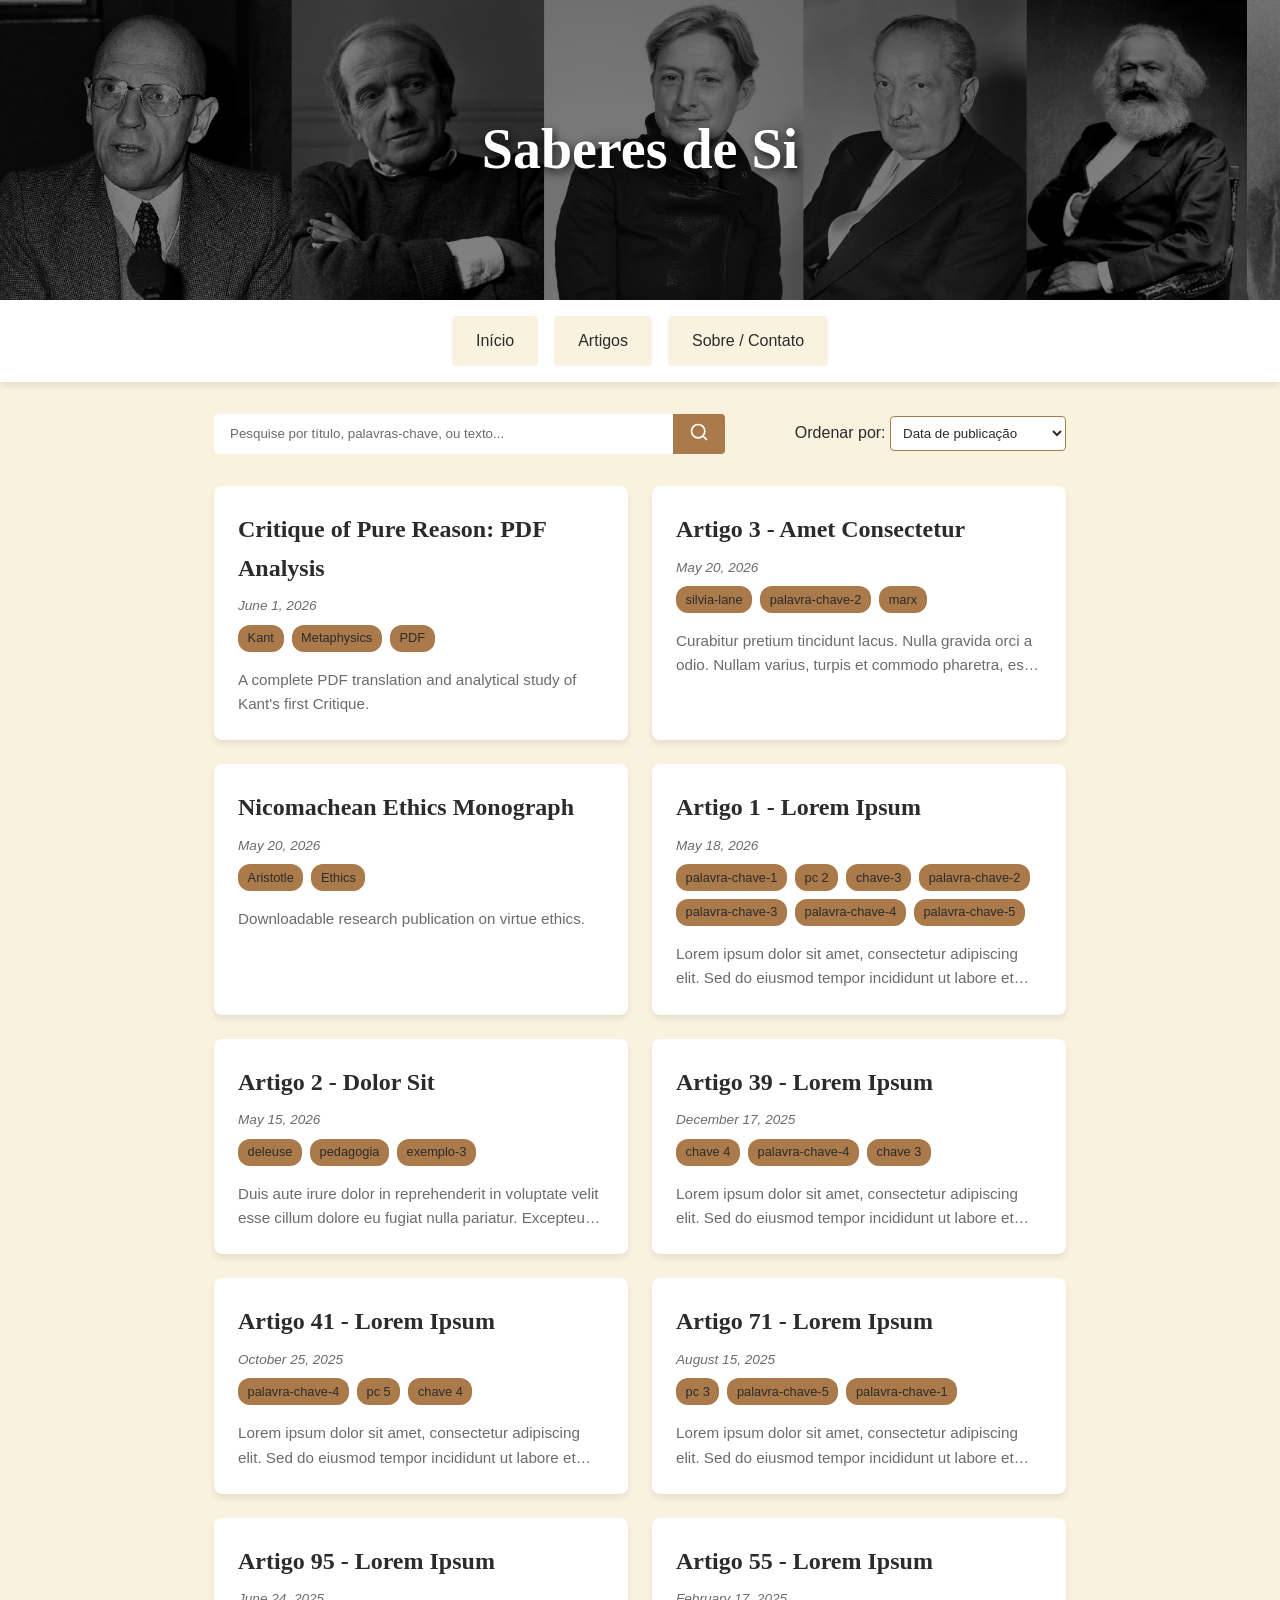
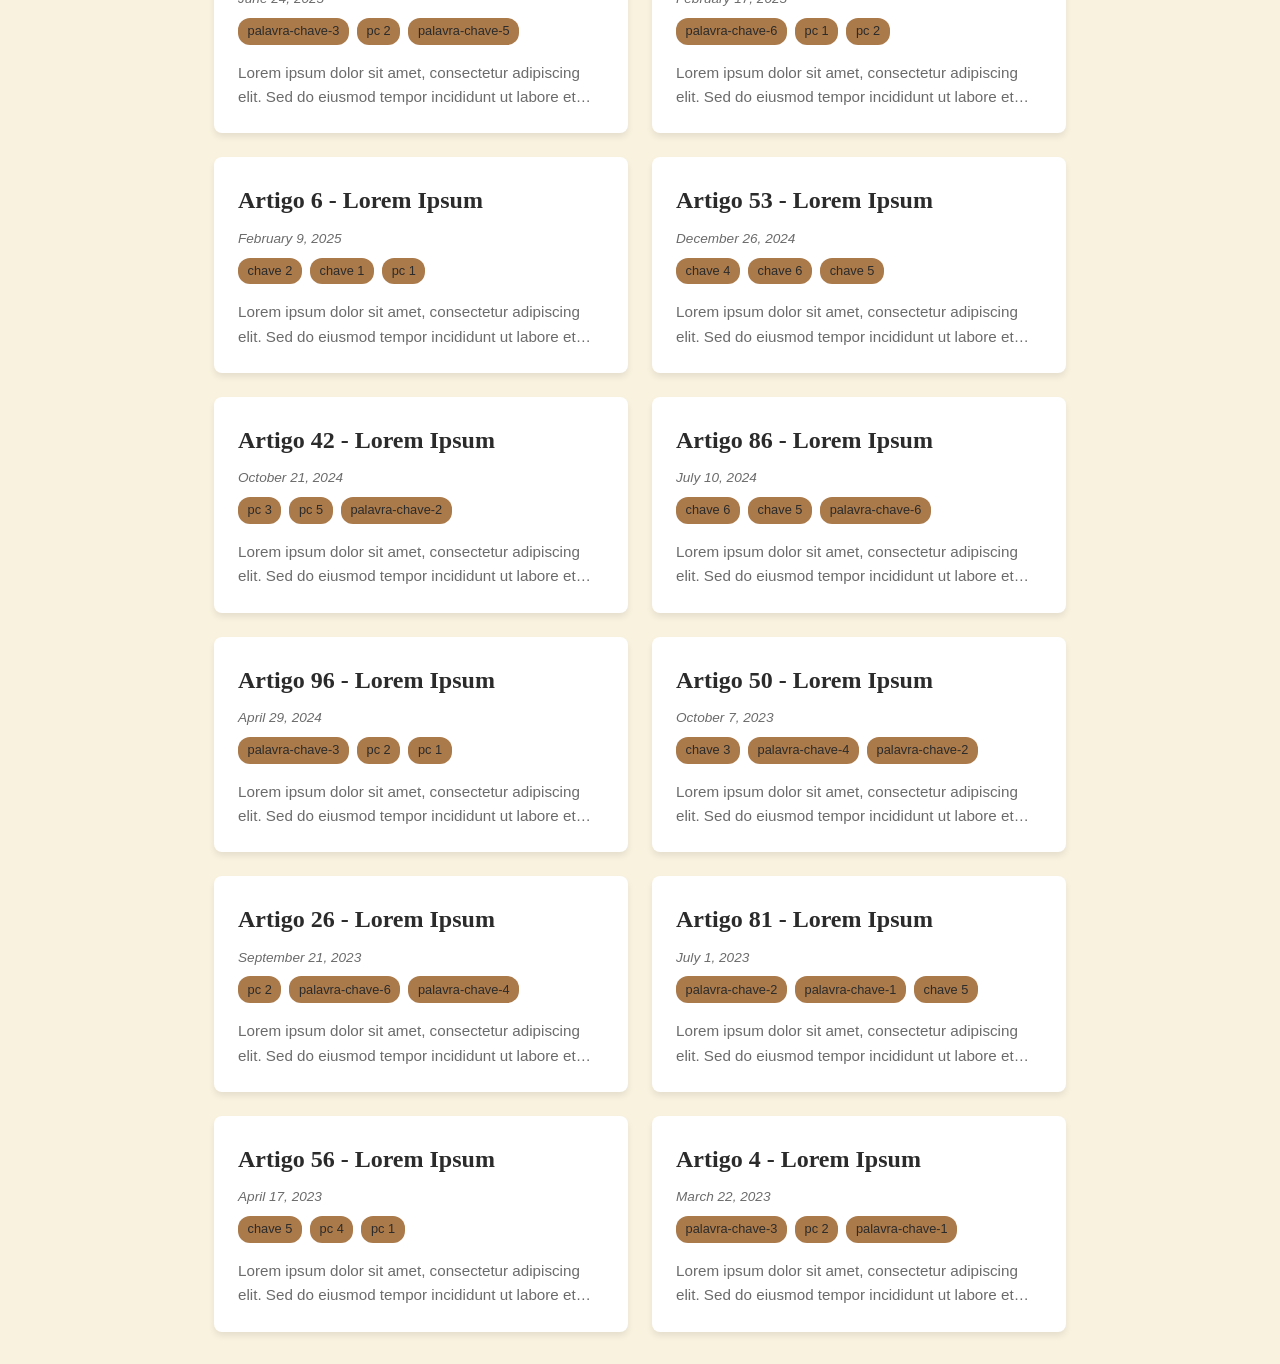
<file: index.html>
<!DOCTYPE html>
<html lang="en">
<head>
    <meta charset="UTF-8">
    <meta name="viewport" content="width=device-width, initial-scale=1.0">
    <title>Saberes de Si</title>
    <link rel="stylesheet" href="css/style.css"/>
	<!-- Can use <link rel="stylesheet" href="css/style.css?v=1.1"> to update file in user cache -->
</head>
<body>

    <header class="banner-wrapper">
        <div class="banner-track">
            <img src="images/banner.webp" alt="Filósofos">
            <img src="images/banner.webp" alt="Filósofos">
        </div>
        <a href="index.html" class="banner-title">Saberes de Si</a>
    </header>

    <nav class="main-menu">
        <a href="index.html" class="nav-btn">Início</a>
        <a href="all-articles.html" class="nav-btn">Artigos</a>
        <a href="about.html" class="nav-btn">Sobre / Contato</a>
    </nav>

    <main class="container">
        
        <div class="controls-section">
            <div class="search-bar">
                <input type="text" id="searchInput" placeholder="Pesquise por título, palavras-chave, ou texto..." maxlength="100">
                <button id="searchBtn" aria-label="Pesquisa">
                    <svg xmlns="http://www.w3.org/2000/svg" width="20" height="20" viewBox="0 0 24 24" fill="none" stroke="currentColor" stroke-width="2" stroke-linecap="round" stroke-linejoin="round"><circle cx="11" cy="11" r="8"></circle><line x1="21" y1="21" x2="16.65" y2="16.65"></line></svg>
                </button>
            </div>
            
            <div class="sort-dropdown">
                <label for="sortSelect">Ordenar por: </label>
                <select id="sortSelect">
                    <option value="date">Data de publicação</option>
                    <option value="title">Ordem Alfabética (A-Z)</option>
                </select>
            </div>
        </div>

        <section id="article-list" class="article-grid">
            </section>

    </main>

    <script src="js/main.js"></script>
</body>
</html>
</file>
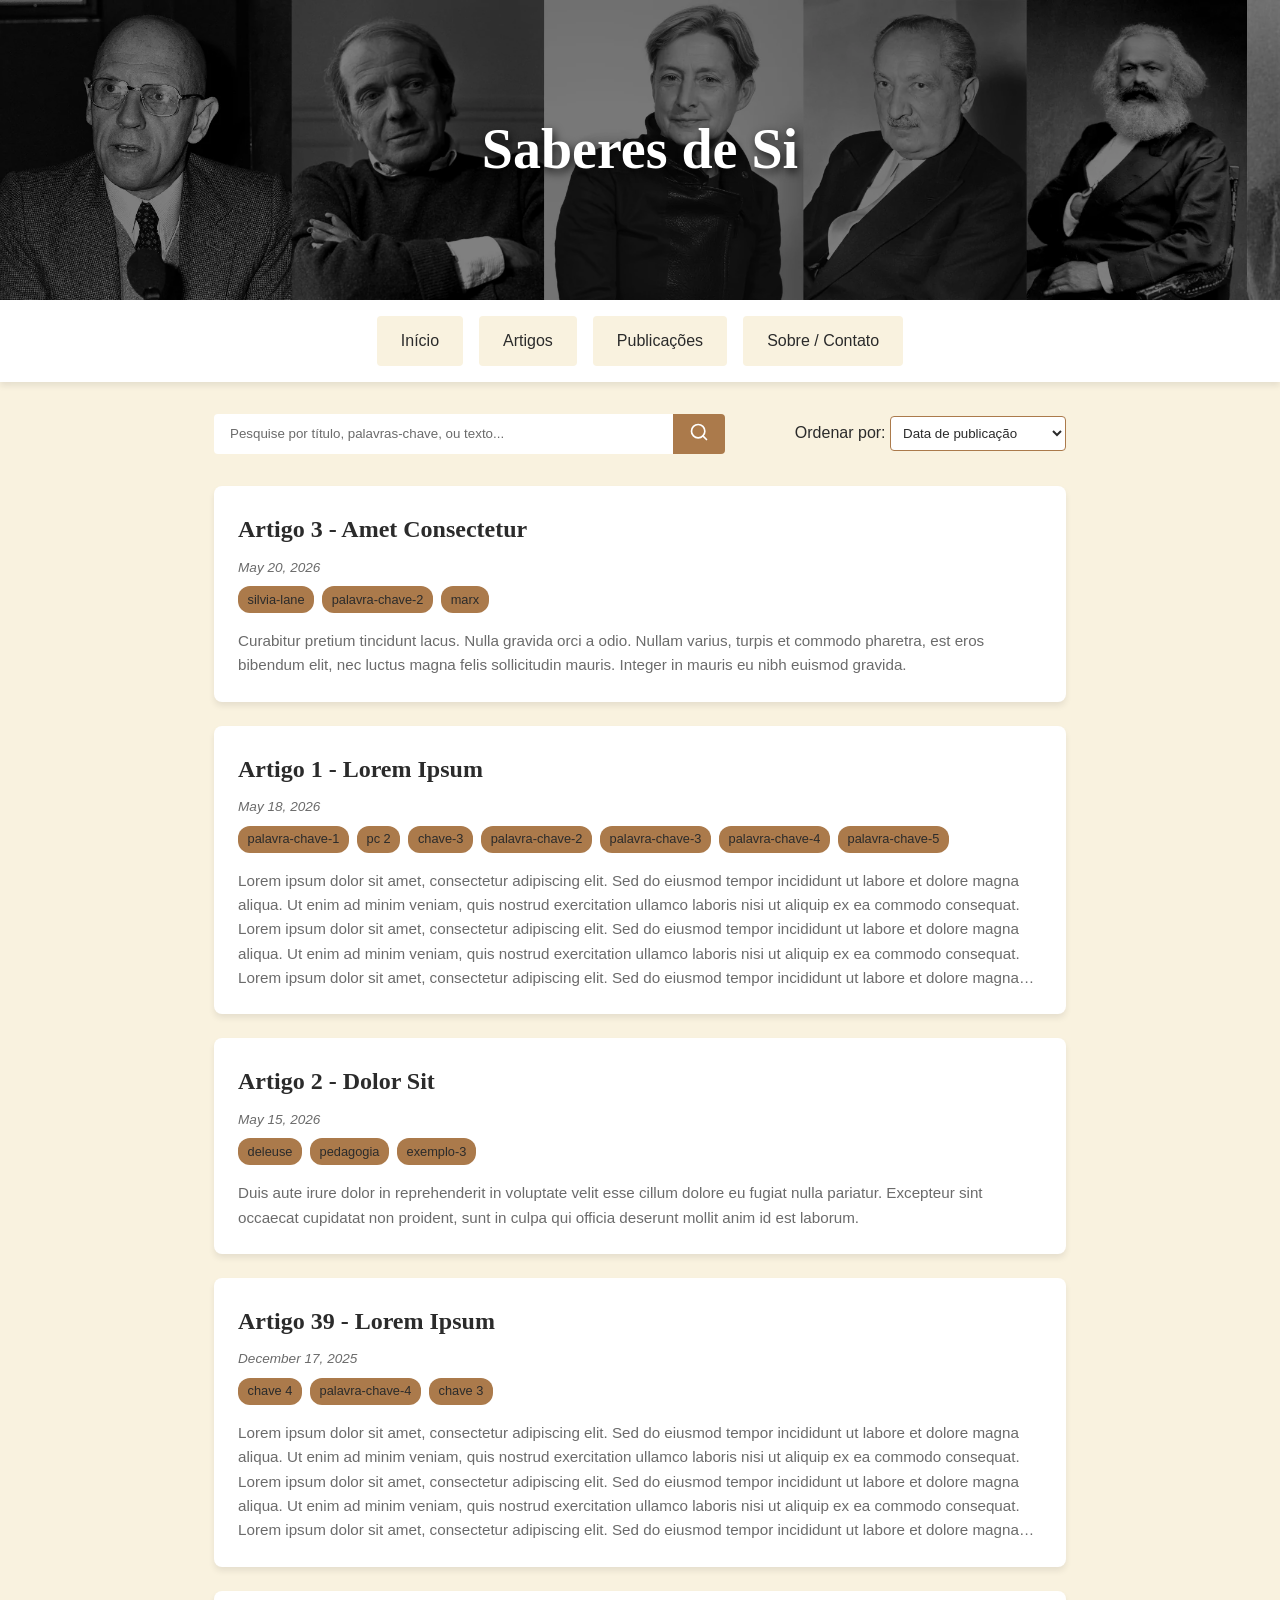
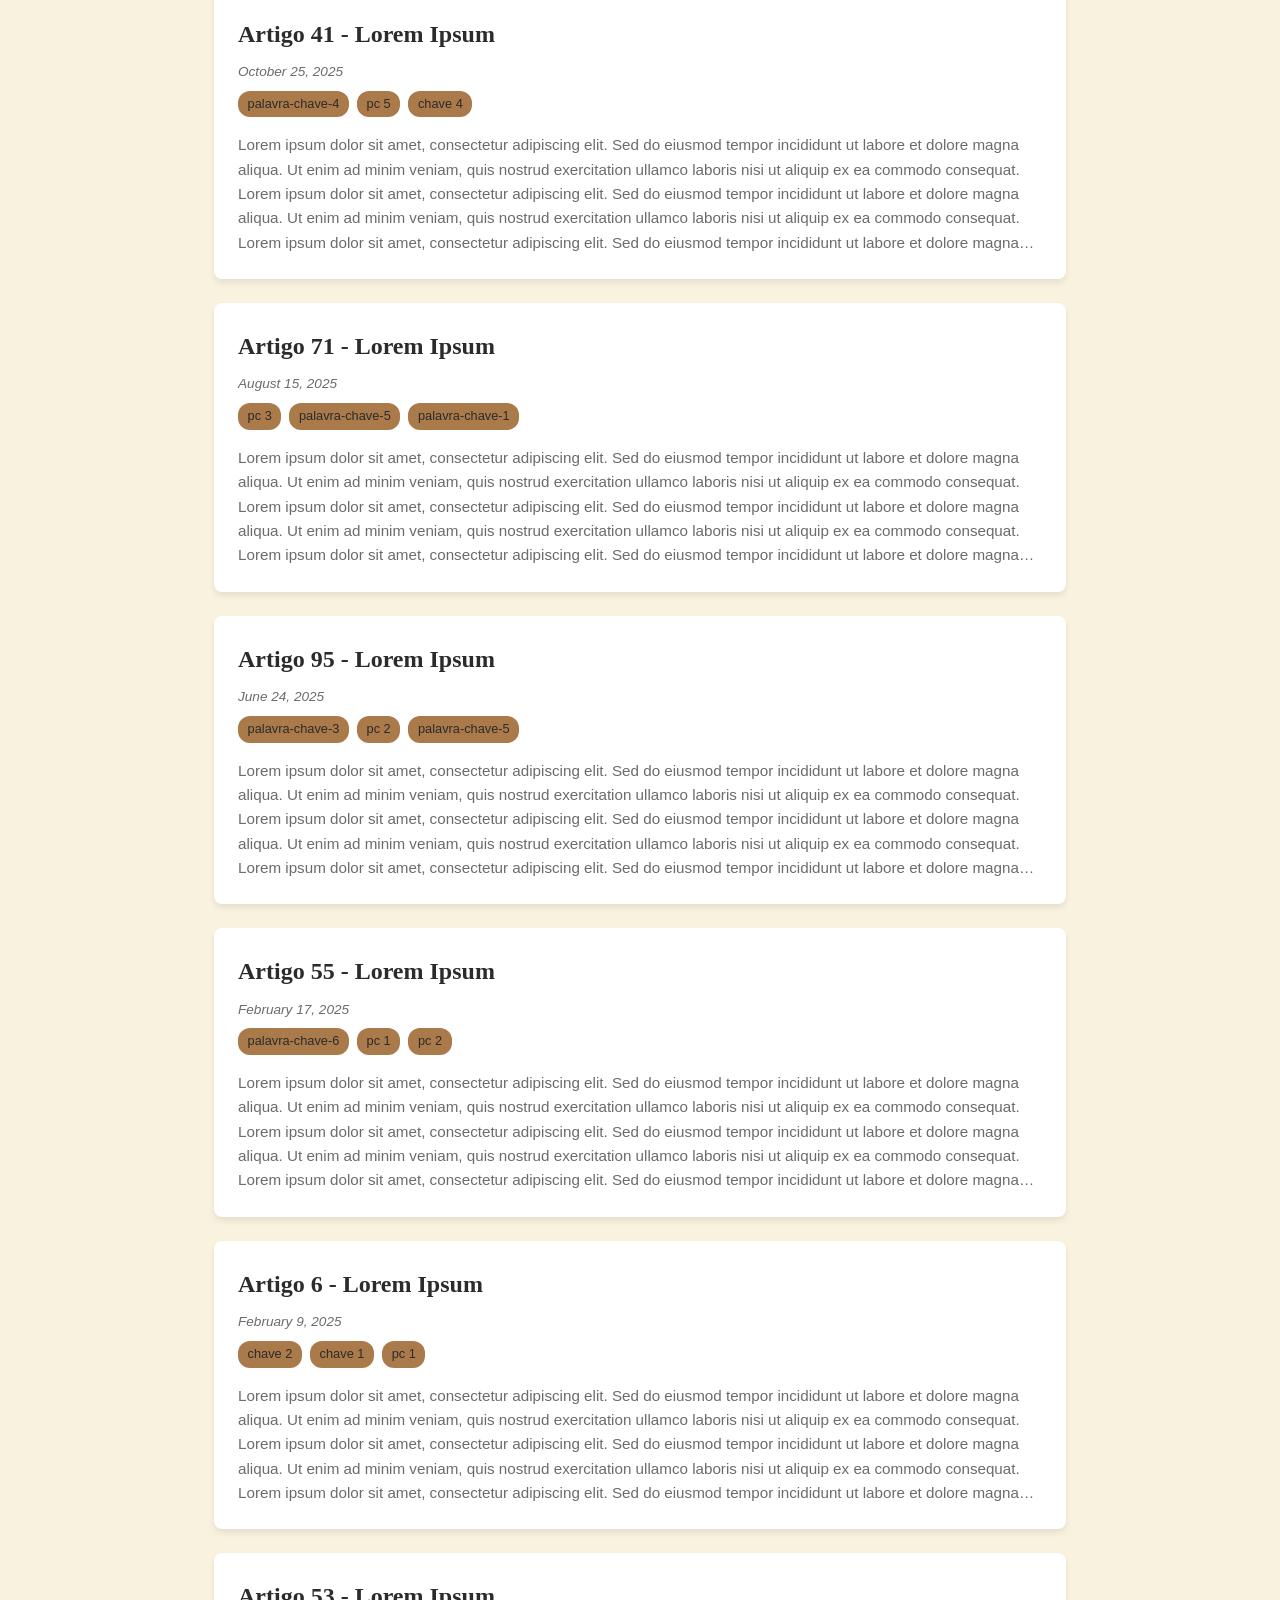
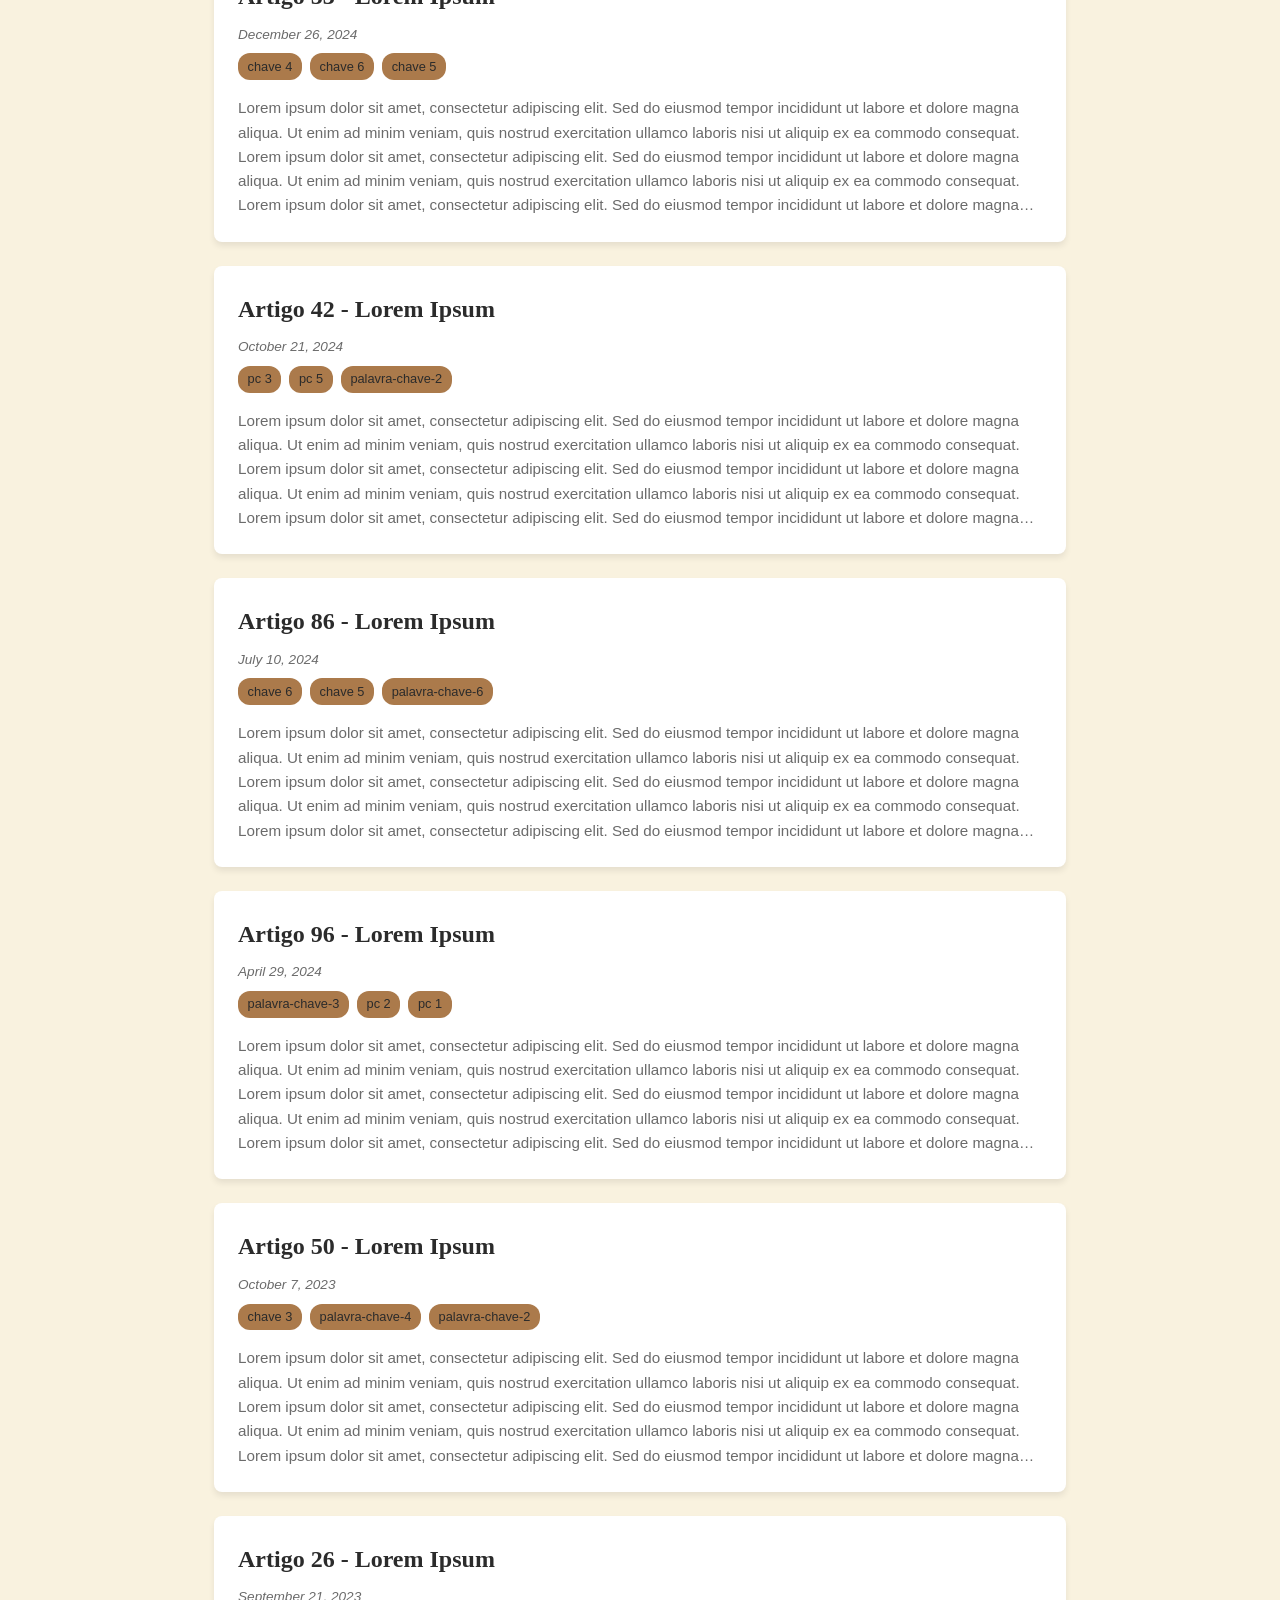
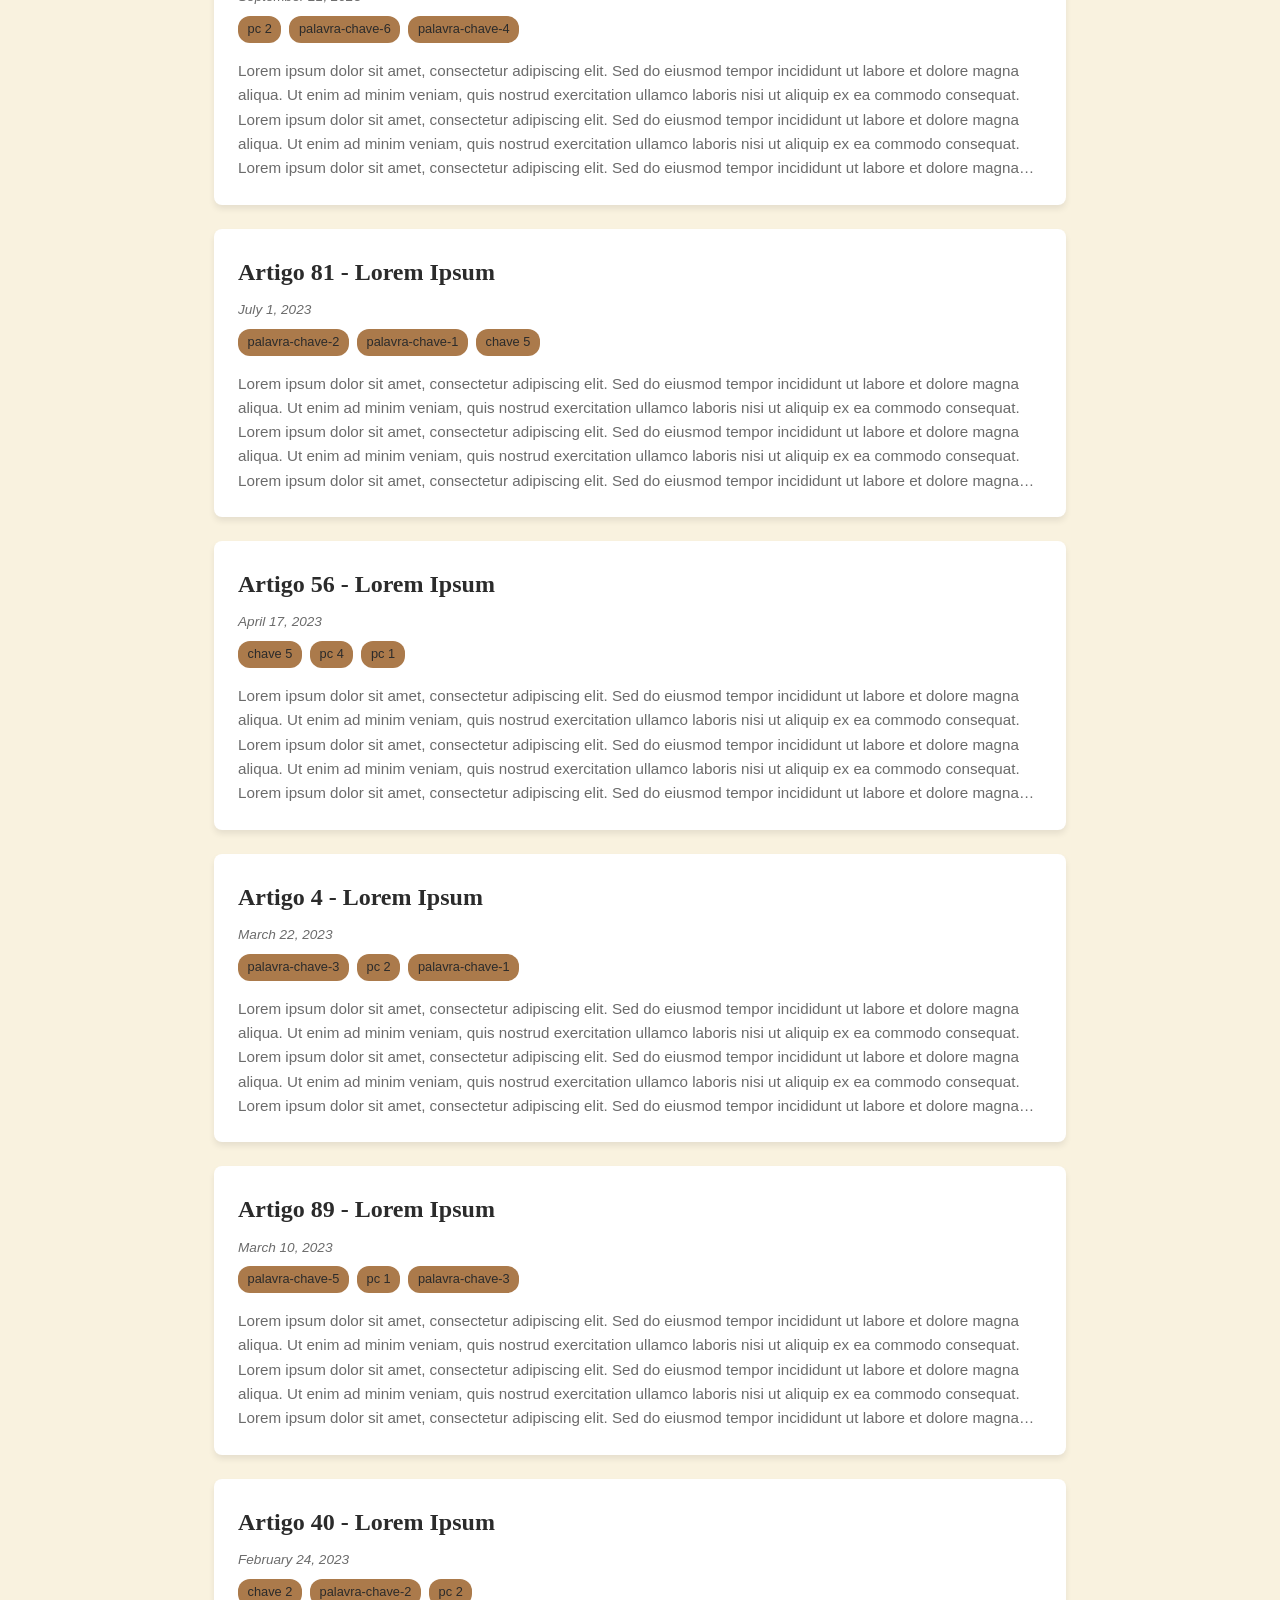
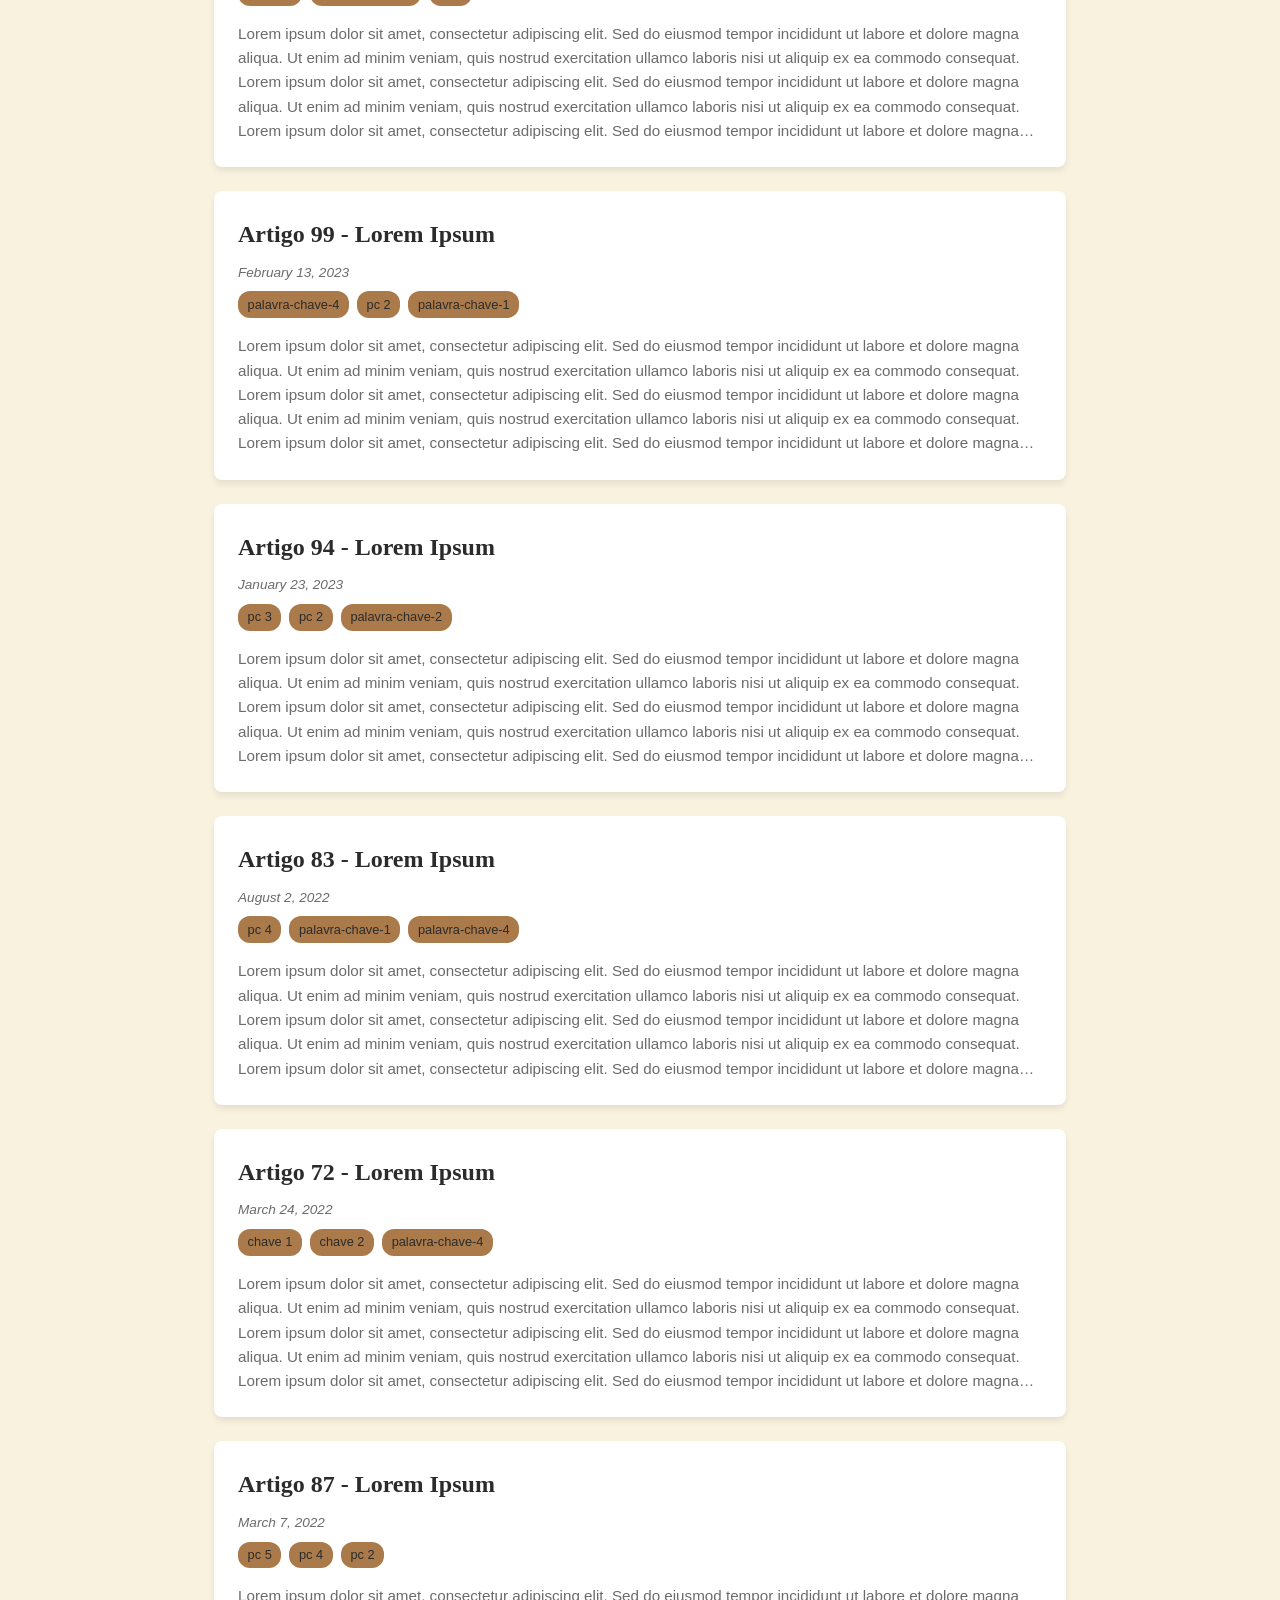
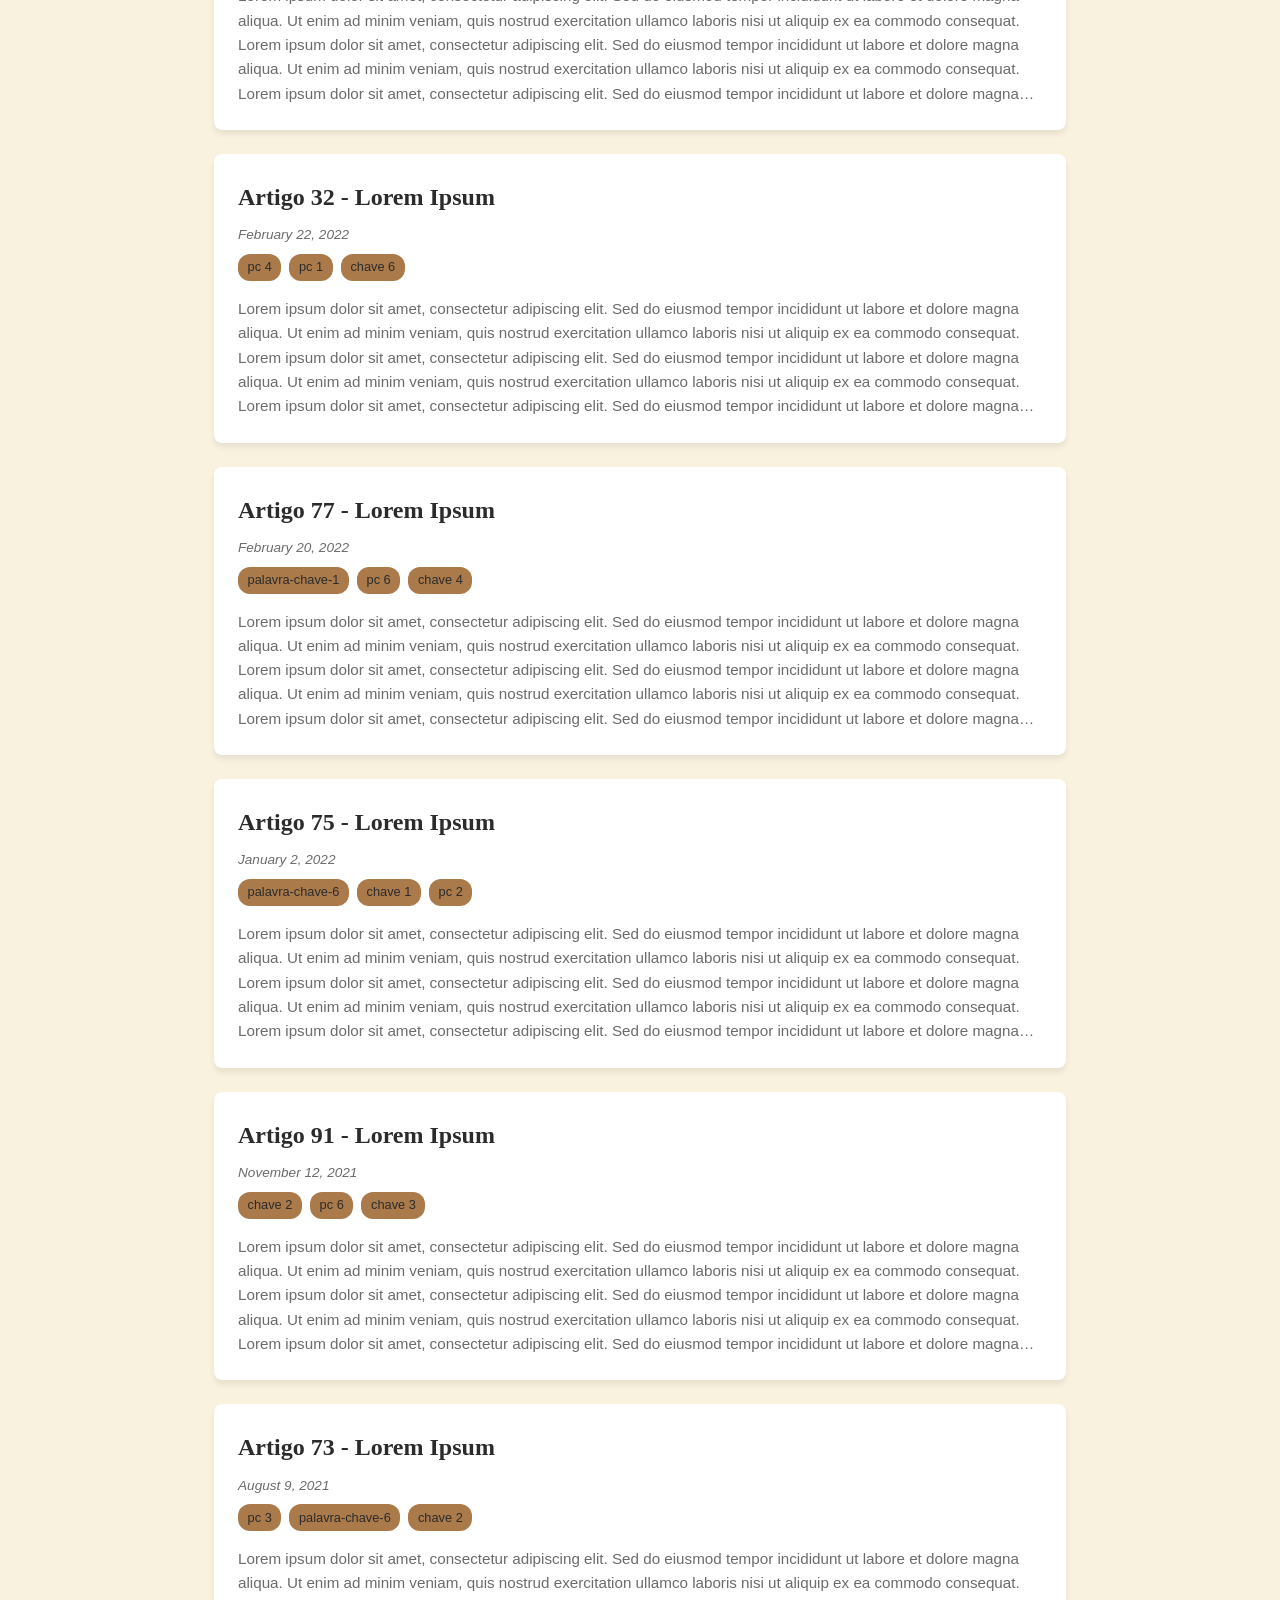
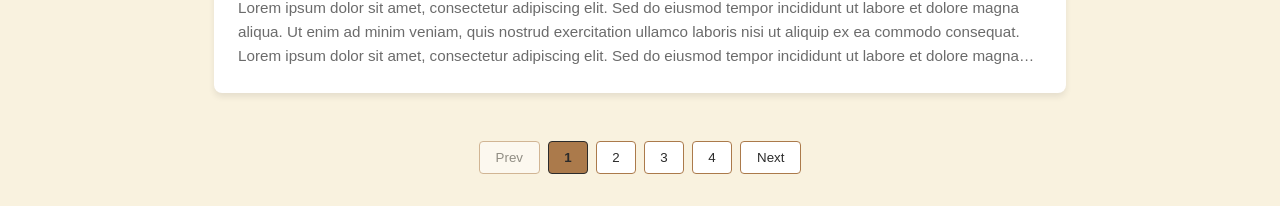
<file: all-articles.html>
<!DOCTYPE html>
<html lang="en">
<head>
    <meta charset="UTF-8">
    <meta name="viewport" content="width=device-width, initial-scale=1.0">
    <title>Artigos | Saberes de Si</title>
    <link rel="stylesheet" href="css/style.css">
</head>
<body>

    <header class="banner-wrapper">
        <div class="banner-track">
            <img src="images/banner.webp" alt="Filósofos">
            <img src="images/banner.webp" alt="Filósofos">
        </div>
        <a href="index.html" class="banner-title">Saberes de Si</a>
    </header>

    <nav class="main-menu">
        <a href="index.html" class="nav-btn">Início</a>
        <a href="all-articles.html" class="nav-btn">Artigos</a>
		<a href="all-publications.html" class="nav-btn">Publicações</a>
        <a href="about.html" class="nav-btn">Sobre / Contato</a>
    </nav>

    <main class="container">
        
        <div class="controls-section">
            <div class="search-bar">
                <input type="text" id="searchInput" placeholder="Pesquise por título, palavras-chave, ou texto..." maxlength="100">
                <button id="searchBtn" aria-label="Pesquisar">
                    <svg xmlns="http://www.w3.org/2000/svg" width="20" height="20" viewBox="0 0 24 24" fill="none" stroke="currentColor" stroke-width="2" stroke-linecap="round" stroke-linejoin="round"><circle cx="11" cy="11" r="8"></circle><line x1="21" y1="21" x2="16.65" y2="16.65"></line></svg>
                </button>
            </div>
            
            <div class="sort-dropdown">
                <label for="sortSelect">Ordenar por: </label>
                <select id="sortSelect">
                    <option value="date">Data de publicação</option>
                    <option value="title">Ordem Alfabética (A-Z)</option>
                </select>
            </div>
        </div>

        <section id="article-list" class="article-list-view">
            </section>

        <div id="pagination" class="pagination-container">
            </div>

    </main>

    <script src="js/all-articles.js"></script>
</body>
</html>
</file>
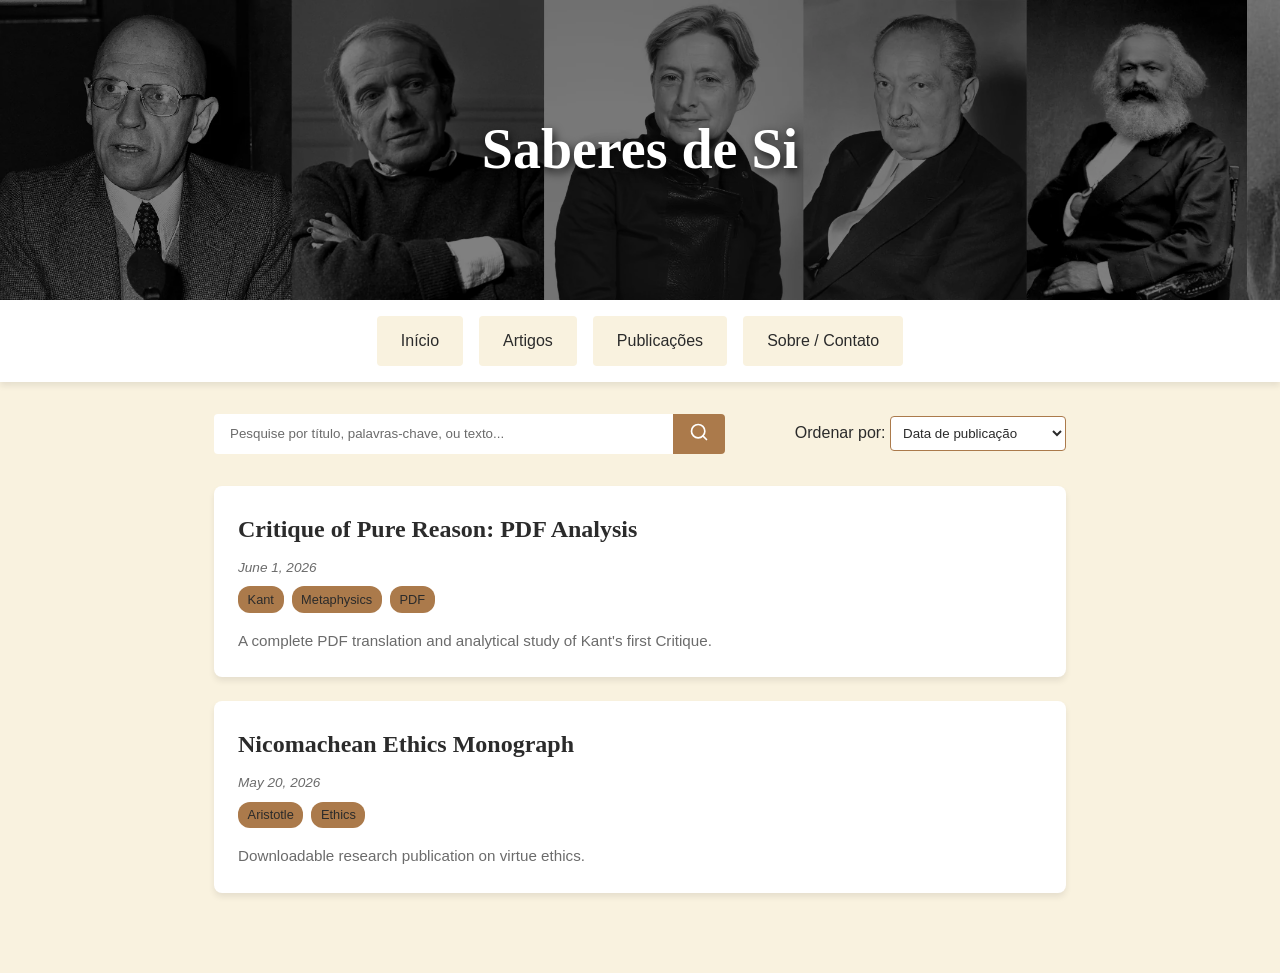
<file: all-publications.html>
<!DOCTYPE html>
<html lang="en">
<head>
    <meta charset="UTF-8">
    <meta name="viewport" content="width=device-width, initial-scale=1.0">
    <title>Publicações | Saberes de Si</title>
    <link rel="stylesheet" href="css/style.css">
</head>
<body>

    <header class="banner-wrapper">
        <div class="banner-track">
            <img src="images/banner.webp" alt="Filósofos">
            <img src="images/banner.webp" alt="Filósofos">
        </div>
        <a href="index.html" class="banner-title">Saberes de Si</a>
    </header>

    <nav class="main-menu">
        <a href="index.html" class="nav-btn">Início</a>
        <a href="all-articles.html" class="nav-btn">Artigos</a>
		<a href="all-publications.html" class="nav-btn">Publicações</a>
        <a href="about.html" class="nav-btn">Sobre / Contato</a>
    </nav>

    <main class="container">
        
        <div class="controls-section">
            <div class="search-bar">
                <input type="text" id="searchInput" placeholder="Pesquise por título, palavras-chave, ou texto..." maxlength="100">
                <button id="searchBtn" aria-label="Pesquisar">
                    <svg xmlns="http://www.w3.org/2000/svg" width="20" height="20" viewBox="0 0 24 24" fill="none" stroke="currentColor" stroke-width="2" stroke-linecap="round" stroke-linejoin="round"><circle cx="11" cy="11" r="8"></circle><line x1="21" y1="21" x2="16.65" y2="16.65"></line></svg>
                </button>
            </div>
            
            <div class="sort-dropdown">
                <label for="sortSelect">Ordenar por: </label>
                <select id="sortSelect">
                    <option value="date">Data de publicação</option>
                    <option value="title">Ordem Alfabética (A-Z)</option>
                </select>
            </div>
        </div>

        <section id="article-list" class="article-list-view">
            </section>

        <div id="pagination" class="pagination-container">
            </div>

    </main>

    <script src="js/all-publications.js"></script>
</body>
</html>
</file>
<file: css/style.css>
/* Deep Navy Color Palette & Variables */

/*:root {*/
    /*--bg-main: #0a1128;       /* Deepest navy for main background */
    /*--color-card: #14213d;     /* Slightly lighter navy for elements */
    /*--color-accent: #1f3b6b;   /* Accent navy for hovers */
    /*--text-main: #f0f4f8;     /* Off-white for readability */
    /*--text-muted: #9ba4b5;    /* Grayed out text for previews */
    /*--shadow: rgba(0, 0, 0, 0.4);
/*}*/

/* Cream Color Palette & Variables */
:root {
    --bg-main: #f9f2df;         /* Warm, creamy off-white background */
    --color-card: #ffffff;       /* Pure white for the article cards to make them pop */
    --color-accent: #ab7a4b;     /* Earthy brown/bronze for buttons and lines */
    --text-main: #2b2b2b;       /* Dark charcoal for high contrast, readable text */
    --text-muted: #6b6b6b;      /* Medium gray for dates and previews */
    --shadow: rgba(0, 0, 0, 0.08); /* A much lighter, softer shadow for light themes */
}

* {
    margin: 0;
    padding: 0;
    box-sizing: border-box;
}

body {
    font-family: 'Segoe UI', Tahoma, Geneva, Verdana, sans-serif;
    background-color: var(--bg-main);
    color: var(--text-main);
    line-height: 1.6;
}

/* --- Banner Section --- */
.banner-wrapper {
    position: relative;
    width: 100%;
    height: 300px; /* On mobile media query, this is 200px */
    overflow: hidden;
    background-color: #000;
}

.banner-track {
    display: flex;
    /* max-content allows the track to be exactly as wide as the two images combined */
    width: max-content; 
    height: 100%;
    /* Increased from 40s to 70s to make the scroll much slower and more readable */
    animation: scrollBanner 70s linear infinite; 
}

.banner-track img {
    height: 100%;
    /* width: auto lets the image naturally scale its width without cropping */
    width: auto; 
    /* max-width: none ensures the wrapper doesn't accidentally squish it */
    max-width: none; 
    opacity: 0.5;
}

@keyframes scrollBanner {
    0% { transform: translateX(0); }
    100% { transform: translateX(-50%); } /* Keep this at -50% for the perfect loop! */
}

.banner-title {
    position: absolute;
    top: 50%;
    left: 50%;
    transform: translate(-50%, -50%);
    font-size: 3.5rem;
    font-weight: bold;
    color: #ffffff;
    text-decoration: none;
    z-index: 10;
    text-shadow: 2px 4px 10px rgba(0, 0, 0, 0.8);
    font-family: 'Georgia', serif;
}

/* --- Navigation Menu --- */
.main-menu {
    display: flex;
    justify-content: center;
    gap: 1rem;
    padding: 1rem;
    background-color: var(--color-card);
    box-shadow: 0 4px 6px var(--shadow);
}

.nav-btn {
    text-decoration: none;
    color: var(--text-main);
    padding: 0.75rem 1.5rem;
    border-radius: 4px;
    background-color: var(--bg-main);
    font-weight: 500;
    transition: transform 0.2s ease, box-shadow 0.2s ease, background-color 0.2s;
}

/* Soft shadow lift effect */
.nav-btn:hover {
    transform: translateY(-4px);
    box-shadow: 0 6px 12px var(--shadow);
    background-color: var(--color-accent);
}

/* --- Main Container & Controls --- */
.container {
    max-width: 900px;
    margin: 2rem auto;
    padding: 0 1.5rem;
}

.controls-section {
    display: flex;
    justify-content: space-between;
    align-items: center;
    flex-wrap: wrap;
    gap: 1rem;
    margin-bottom: 2rem;
}

.search-bar {
    display: flex;
    flex-grow: 1;
    max-width: 60%;
}

.search-bar input {
    width: 100%;
    padding: 0.8rem 1rem;
    border: none;
    border-radius: 4px 0 0 4px;
    background-color: var(--color-card);
    color: var(--text-main);
    outline: none;
}

.search-bar input::placeholder {
    color: var(--text-muted);
}

.search-bar button {
    padding: 0 1rem;
    border: none;
    background-color: var(--color-accent);
    color: white;
    border-radius: 0 4px 4px 0;
    cursor: pointer;
    transition: background-color 0.2s;
}

.search-bar button:hover {
    background-color: #2c5292;
}

.sort-dropdown select {
    padding: 0.5rem;
    background-color: var(--color-card);
    color: var(--text-main);
    border: 1px solid var(--color-accent);
    border-radius: 4px;
    outline: none;
}

/* --- Article List --- */
.article-grid {
    /* Switch from Flexbox to CSS Grid for easy columns */
    display: grid;
    grid-template-columns: repeat(2, 1fr); /* Creates 2 equal-width columns */
    gap: 1.5rem;
}

.article-card {
    background-color: var(--color-card);
    padding: 1.5rem;
    border-radius: 8px;
    box-shadow: 0 4px 6px var(--shadow);
    /* Added transition and cursor for the hover/click effect */
    transition: transform 0.2s ease, box-shadow 0.2s ease;
    cursor: pointer; 
}

/* Subtle visual lift for articles (smaller than the nav buttons) */
.article-card:hover {
    transform: translateY(-2px); /* Moves up by only 2px instead of 4px */
    box-shadow: 0 6px 10px var(--shadow); 
}

.article-title {
    font-size: 1.5rem;
    margin-bottom: 0.5rem;
    font-family: 'Georgia', serif;
}

.article-tags {
    display: flex;
    flex-wrap: wrap;
    gap: 0.5rem;
    margin-bottom: 1rem;
}

.article-date {
    color: var(--text-muted);
    font-size: 0.85rem;
    margin-bottom: 0.5rem;
    font-style: italic;
}

.tag {
    background-color: var(--color-accent);
    font-size: 0.8rem;
    padding: 0.2rem 0.6rem;
    border-radius: 12px;
}

.article-preview {
    color: var(--text-muted);
    font-size: 0.95rem;
    display: -webkit-box;
    -webkit-line-clamp: 2;
    -webkit-box-orient: vertical;
    overflow: hidden;
}

/* --- Markdown Article Styling --- */
.markdown-body {
    padding: 2rem;
	background-color: var(--color-card);
    border-radius: 8px;
    box-shadow: 0 4px 6px var(--shadow);
}

.markdown-body h1 {
    font-size: 2.5rem;
    font-family: 'Georgia', serif;
    margin-bottom: 1.5rem;
    color: var(--text-main);
    border-bottom: 1px solid var(--color-accent);
    padding-bottom: 0.5rem;
}

.markdown-body h2 {
    font-size: 1.8rem;
    font-family: 'Georgia', serif;
    margin-top: 2rem;
    margin-bottom: 1rem;
    color: var(--text-main);
}

.markdown-body p {
    margin-bottom: 1.2rem;
    font-size: 1.1rem;
    line-height: 1.8;
}

.markdown-body blockquote {
    border-left: 4px solid var(--color-accent);
    padding-left: 1rem;
    margin-left: 0;
    margin-bottom: 1.5rem;
    color: var(--text-muted);
    font-style: italic;
    background-color: rgba(31, 59, 107, 0.2); /* Very faint navy accent */
    padding: 1rem;
    border-radius: 0 4px 4px 0;
}

.markdown-body ul, .markdown-body ol {
    margin-bottom: 1.5rem;
    padding-left: 2rem;
}

.markdown-body li {
    margin-bottom: 0.5rem;
    font-size: 1.1rem;
}

.markdown-body img {
	max-width: 100%;
}

/* --- Articles Archive Page Specifics --- */

/* Forces a single column layout */
.article-list-view {
    display: flex;
    flex-direction: column;
    gap: 1.5rem;
}

/* 5-line expanded preview for the archive */
.article-preview-expanded {
    color: var(--text-muted);
    font-size: 0.95rem;
    display: -webkit-box;
    -webkit-line-clamp: 5;
    -webkit-box-orient: vertical;
    overflow: hidden;
}

/* --- Pagination Controls --- */
.pagination-container {
    display: flex;
    justify-content: center;
    align-items: center;
    gap: 0.5rem;
    margin-top: 3rem;
    margin-bottom: 2rem;
}

.page-btn {
    background-color: var(--color-card);
    color: var(--text-main);
    border: 1px solid var(--color-accent);
    padding: 0.5rem 1rem;
    border-radius: 4px;
    cursor: pointer;
    font-weight: 500;
    transition: background-color 0.2s, transform 0.2s, box-shadow 0.2s;
}

/* Makes the number buttons square */
.page-btn.square {
    padding: 0.5rem 0.8rem;
    min-width: 40px;
    text-align: center;
}

.page-btn:hover:not(:disabled) {
    background-color: var(--color-accent);
    transform: translateY(-2px);
    box-shadow: 0 4px 6px var(--shadow);
}

.page-btn.active {
    background-color: var(--color-accent);
    border-color: var(--text-main);
    font-weight: bold;
}

.page-btn:disabled {
    opacity: 0.5;
    cursor: not-allowed;
    transform: none;
    box-shadow: none;
}

/* --- Markdown Image Utilities --- */

/* Ensures standard markdown images don't break out of the container */
.markdown-body img {
    max-width: 100%;
    height: auto;
    border-radius: 4px;
    display: block;
    margin: 1.5rem 0; /* Adds spacing above and below standard images */
}

/* Float image to the right, text wraps on the left */
.markdown-body .img-right {
    float: right;
    margin: 0.5rem 0 1.5rem 2rem;
}

/* Float image to the left, text wraps on the right */
.markdown-body .img-left {
    float: left;
    margin: 0.5rem 2rem 1.5rem 0;
}

/* Centers the image */
.markdown-body .img-center {
    display: block;
    margin: 1.5rem auto;
}

/* Clearfix: Ensures floating images don't spill into the next section */
.markdown-body::after {
    content: "";
    display: table;
    clear: both;
}

* --- About & Contact Page Specifics --- */

.section-divider {
    border: 0; /* This safely clears any hidden default browser formatting */
    border-top: 5px solid var(--color-accent); /* Change the 5px to whatever thickness you prefer */
    margin: 3rem 0;
	margin-bottom: 20px;
}

.team-profile {
    margin-bottom: 3rem;
}

/* Clearfix to ensure the container wraps around floated images entirely */
.team-profile::after {
    content: "";
    display: table;
    clear: both;
}

/* Forces the square images to a reasonable size and rounds the corners */
.profile-img {
    width: 200px !important; /* Overrides default markdown image sizing */
    border-radius: 8px;
    box-shadow: 0 4px 8px var(--shadow);
}

.role-text {
    color: var(--text-muted);
    font-size: 0.95rem;
    margin-top: -10px; /* Pulls the role text closer to the heading */
    margin-bottom: 1rem;
    border-bottom: 1px dashed var(--color-accent);
    padding-bottom: 0.5rem;
    display: inline-block;
}

/* --- Responsive Adjustments --- */
@media (max-width: 768px) {
    .banner-wrapper { height: 200px; }
    .banner-title { font-size: 2.2rem; text-align: center; width: 90%; }
    .controls-section { flex-direction: column; align-items: stretch; }
    .search-bar { max-width: 100%; }
    .main-menu { flex-wrap: wrap; }
    
    /* Forces the grid back to a single column on smaller screens */
    .article-grid { grid-template-columns: 1fr; }
	
	/* Responsive adjustment for the article padding */
	.markdown-body { padding: 1.5rem; }
	
	/* On mobile, remove the text wrap so images don't get squished */
    .markdown-body .img-right,
    .markdown-body .img-left {
        float: none;
        margin: 1.5rem auto;
        display: block;
        width: 100% !important; /* Forces full width on small screens */
    }
}

/* --- PDF Viewer Styling --- */
.pdf-container {
    width: 100%;
    height: 80vh; /* Adjusts height relative to screen size */
    min-height: 500px;
    margin-top: 1.5rem;
    border-radius: 6px;
    overflow: hidden;
    background-color: #333; /* Dark background placeholder while PDF renders */
}

.pdf-container iframe {
    width: 100%;
    height: 100%;
    border: none;
}

/* --- Styling for Markdown Intro do Publication --- */
.markdown-pdf {
	padding: 0.5rem;
	background-color: var(--color-card);
    border-radius: 8px;
}

.markdown-pdf h1 {
    font-size: 2.5rem;
    font-family: 'Georgia', serif;
    margin-bottom: 1.5rem;
    color: var(--text-main);
    border-bottom: 1px solid var(--color-accent);
    padding-bottom: 0.5rem;
}

.markdown-pdf h2 {
    font-size: 1.8rem;
    font-family: 'Georgia', serif;
    margin-bottom: 1rem;
    color: var(--text-main);
}

.markdown-pdf p {
    margin-bottom: 1.2rem;
    font-size: 1.1rem;
    line-height: 1.8;
}

.markdown-pdf blockquote {
    border-left: 4px solid var(--color-accent);
    padding-left: 1rem;
    margin-left: 0;
    margin-bottom: 1.5rem;
    color: var(--text-muted);
    font-style: italic;
    background-color: rgba(31, 59, 107, 0.2); /* Very faint navy accent */
    padding: 1rem;
    border-radius: 0 4px 4px 0;
}

.markdown-pdf ul, .markdown-pdf ol {
    margin-bottom: 1.5rem;
    padding-left: 2rem;
}

.markdown-pdf li {
    margin-bottom: 0.5rem;
    font-size: 1.1rem;
}

.markdown-pdf img {
	max-width: 100%;
}
</file>
